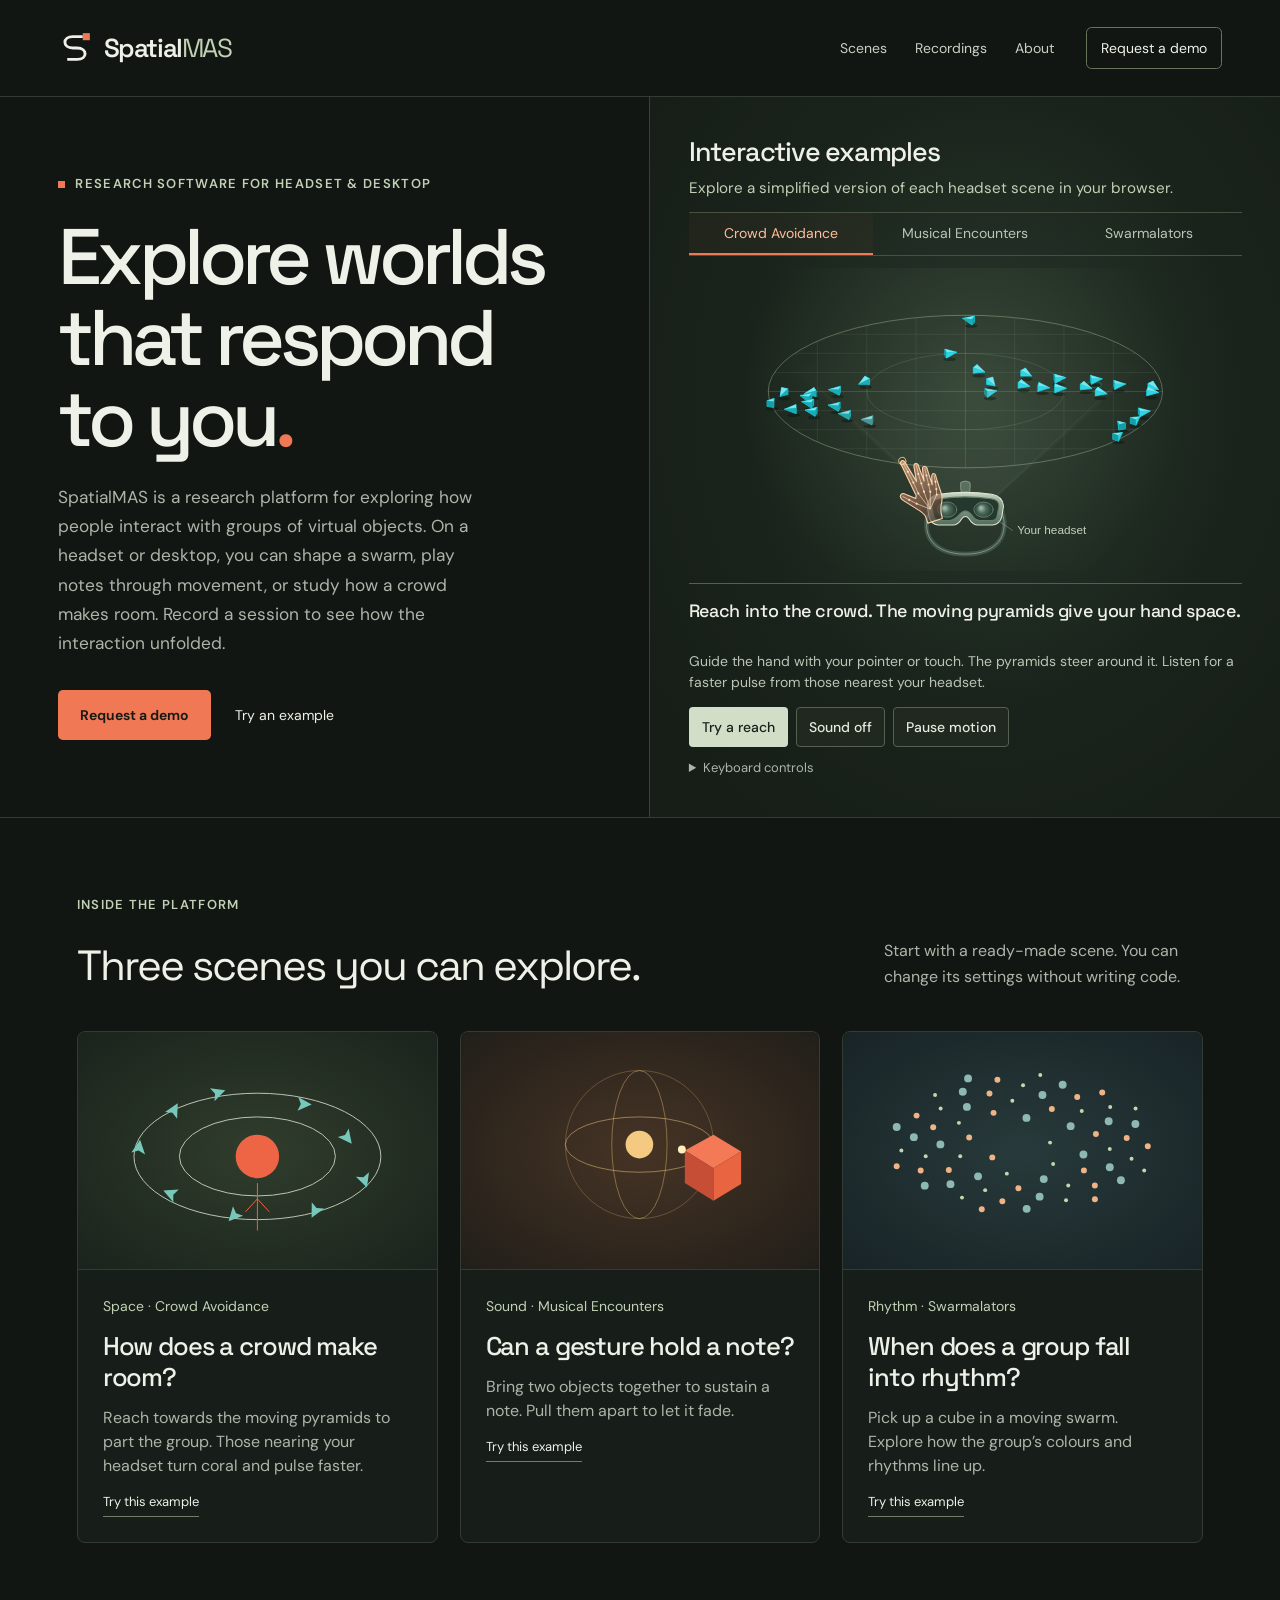
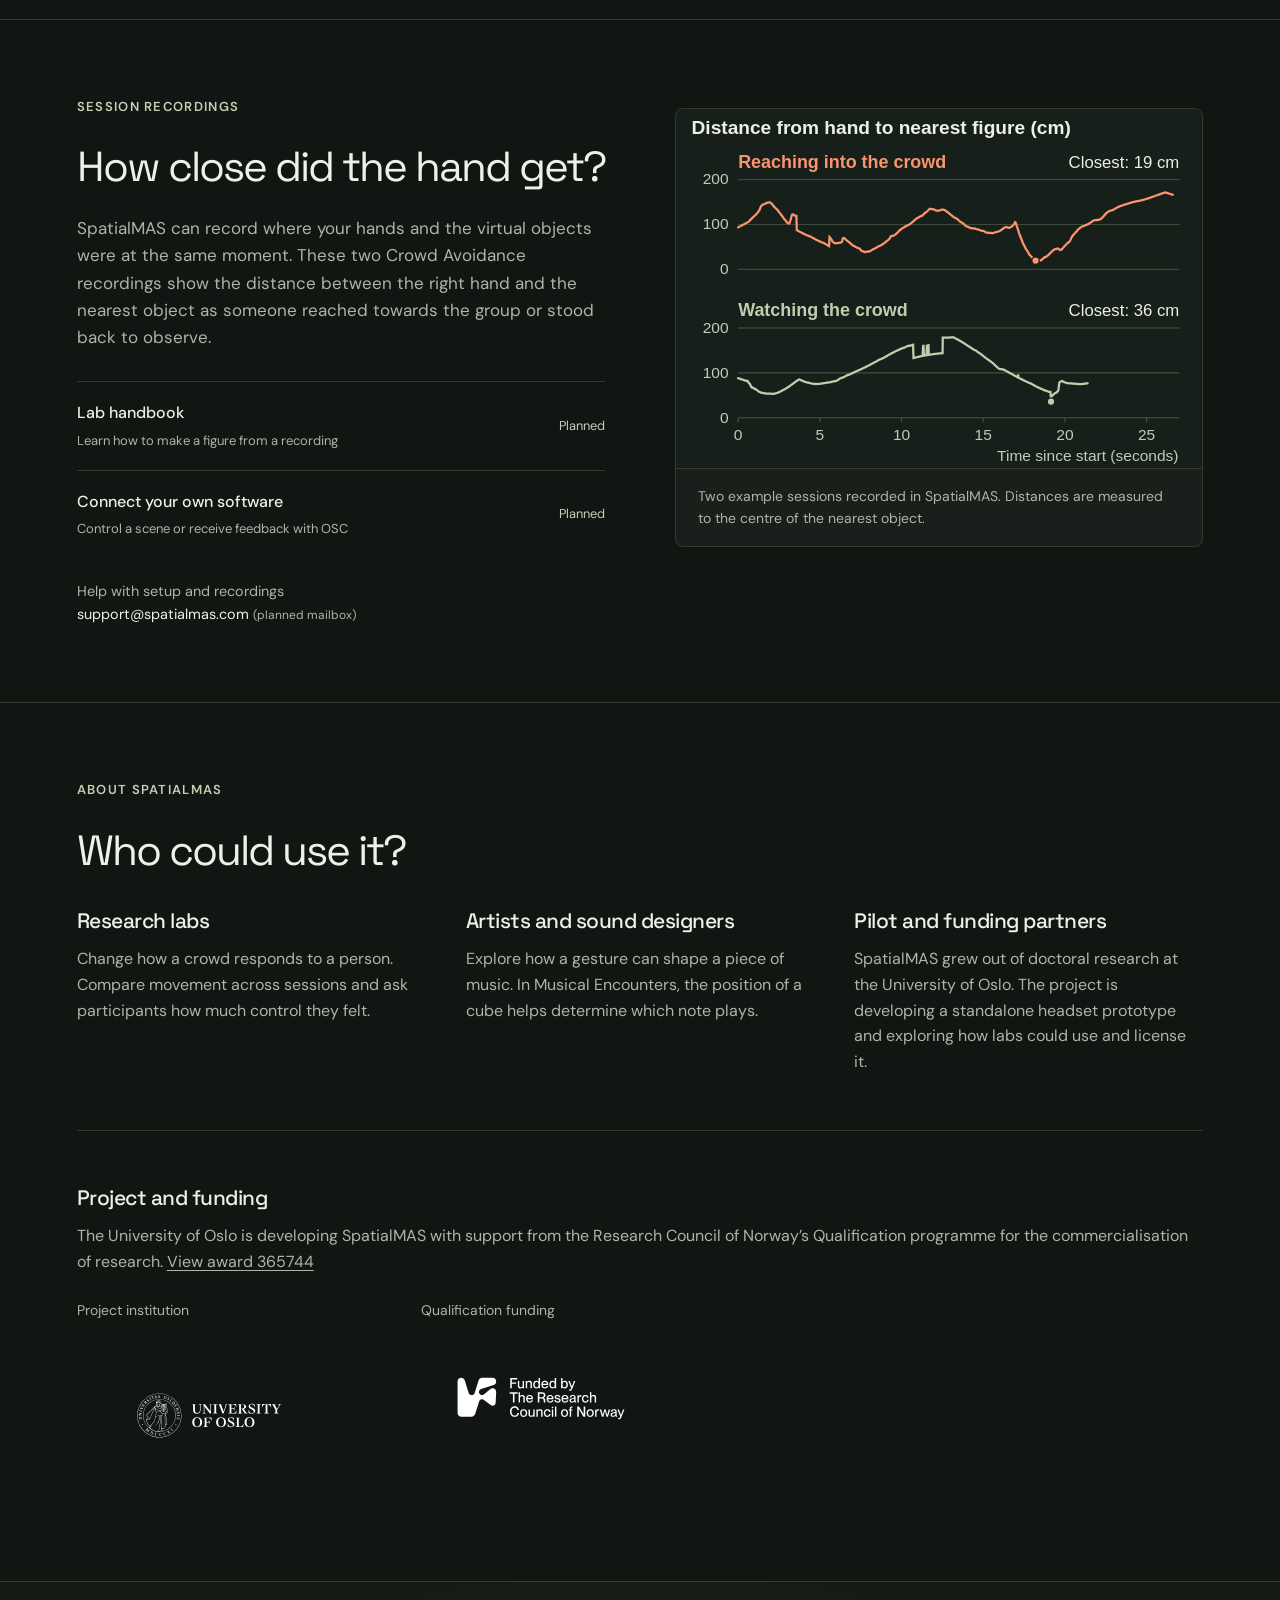
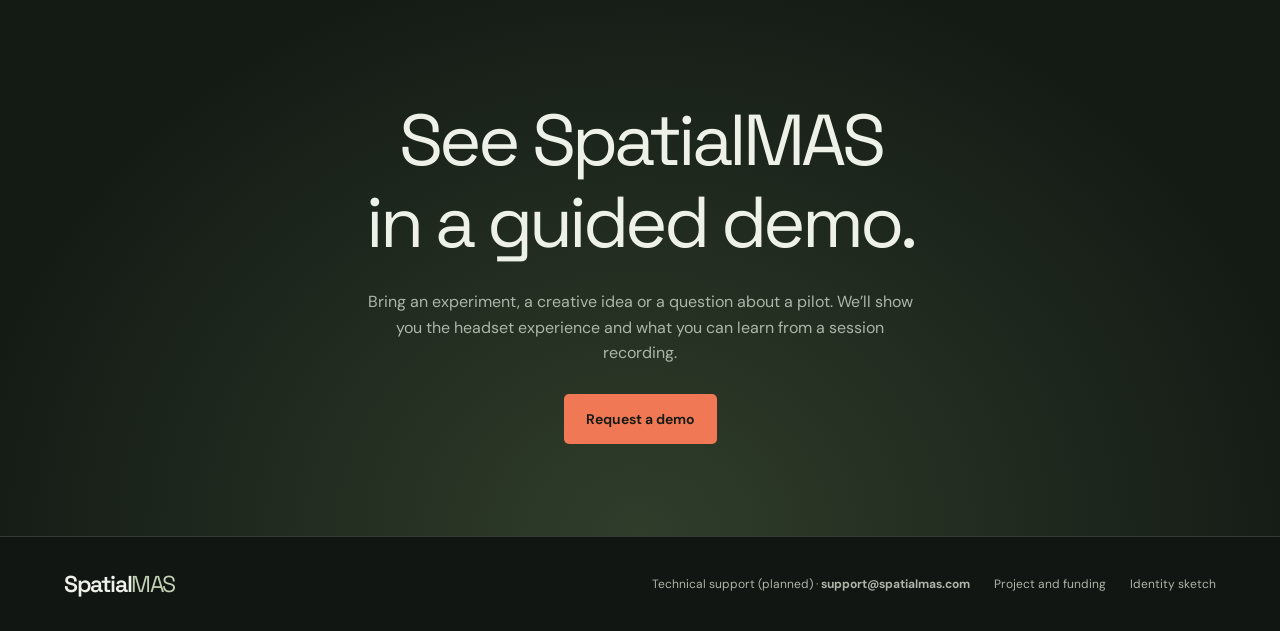
<file: tmp/website-sketch/index.html>
<!doctype html>
<html lang="en">
<head>
  <meta charset="utf-8">
  <meta name="viewport" content="width=device-width, initial-scale=1">
  <meta name="description" content="SpatialMAS is software for studying how people interact with groups of virtual objects. Try a scene and explore recordings from a headset.">
  <title>SpatialMAS — Interactive worlds for research</title>
  <link rel="icon" href="logo.svg" type="image/svg+xml">
  <link rel="stylesheet" href="style.css">
  <link rel="stylesheet" href="home.css">
  <link rel="stylesheet" href="encounter.css">
  <script defer src="scene-art.js"></script>
  <script defer src="crowd-scene.js"></script>
  <script defer src="other-scenes.js"></script>
  <script defer src="encounter.js"></script>
  <script defer src="script.js"></script>
</head>
<body>
  <a class="skip-link" href="#main">Skip to content</a>
  <header>
    <a class="brand" href="index.html" aria-label="SpatialMAS home"><img src="logo.svg" width="34" height="34" alt=""><span>Spatial<span class="word-mas">MAS</span></span></a>
    <nav aria-label="Main navigation"><a href="#scenarios">Scenes</a><a href="#resources">Recordings</a><a href="#project">About</a></nav>
    <button class="nav-demo" type="button" data-detail="demo">Request a demo</button>
  </header>
  <main id="main">
    <section class="hero" aria-labelledby="intro-title">
      <div class="hero-copy">
        <div class="eyebrow"><span class="tiny-square"></span> RESEARCH SOFTWARE FOR HEADSET &amp; DESKTOP</div>
        <h1 id="intro-title">Explore worlds<br>that respond<br> to you<span class="accent">.</span></h1>
        <p class="intro">SpatialMAS is a research platform for exploring how people interact with groups of virtual objects. On a headset or desktop, you can shape a swarm, play notes through movement, or study how a crowd makes room. Record a session to see how the interaction unfolded.</p>
        <div class="actions"><button class="button primary" type="button" data-detail="demo">Request a demo</button><a class="text-link" href="#scene-examples">Try an example</a></div>
      </div>
      <section id="scene-examples" class="encounter" aria-labelledby="encounter-title">
        <div class="encounter-heading">
          <h2 id="encounter-title">Interactive examples</h2>
          <p>Explore a simplified version of each headset scene in your browser.</p>
        </div>
        <div class="scene-picker" role="group" aria-label="Choose an example">
          <button type="button" data-scene="crowd" aria-pressed="true">Crowd Avoidance</button>
          <button type="button" data-scene="music" aria-pressed="false">Musical Encounters</button>
          <button type="button" data-scene="swarm" aria-pressed="false">Swarmalators</button>
        </div>
        <div class="encounter-stage" id="encounter-stage" tabindex="0" role="group" aria-label="Crowd Avoidance, interactive scene" aria-describedby="reach-guide key-guide">
          <canvas id="encounter-canvas" aria-hidden="true"></canvas>
        </div>
        <div class="encounter-panel">
          <p id="encounter-status">Reach towards the moving pyramids.</p>
          <p id="reach-guide" class="encounter-hint"></p>
          <div class="encounter-controls">
            <button id="encounter-reach" type="button">Try a reach</button>
            <button id="encounter-sound" type="button" aria-pressed="false">Sound off</button>
            <button id="encounter-motion" type="button" aria-pressed="false">Pause motion</button>
          </div>
          <details class="keyboard-help"><summary>Keyboard controls</summary><p id="key-guide">Tab to the scene. Use the arrow keys to move the hand. In scenes with cubes, press Space to pick up the nearest cube and Space again to release it.</p></details>
        </div>
      </section>
    </section>

    <section id="scenarios" class="section scenarios">
      <div class="section-heading"><div><div class="section-label">INSIDE THE PLATFORM</div><h2>Three scenes you can explore.</h2></div>
        <p>Start with a ready-made scene. You can change its settings without writing code.</p>
      </div>
      <div class="scenario-grid">
        <button class="scenario-card" type="button" data-open-scene="crowd">
          <div class="scenario-art crowd"><svg viewBox="0 0 360 240" aria-hidden="true"><g fill="none" stroke="#bdc5b6" stroke-width="1"><ellipse cx="180" cy="126" rx="125" ry="64"/><ellipse cx="180" cy="126" rx="79" ry="40"/></g><g fill="#78c7bb"><path d="M-7 5 0-9 7 5 0 2Z" transform="translate(60 118) rotate(8)"/><path d="M-7 5 0-9 7 5 0 2Z" transform="translate(95 80) rotate(29)"/><path d="M-7 5 0-9 7 5 0 2Z" transform="translate(139 62) rotate(71)"/><path d="M-7 5 0-9 7 5 0 2Z" transform="translate(226 73) rotate(93)"/><path d="M-7 5 0-9 7 5 0 2Z" transform="translate(270 106) rotate(142)"/><path d="M-7 5 0-9 7 5 0 2Z" transform="translate(288 149) rotate(161)"/><path d="M-7 5 0-9 7 5 0 2Z" transform="translate(239 180) rotate(207)"/><path d="M-7 5 0-9 7 5 0 2Z" transform="translate(157 185) rotate(223)"/><path d="M-7 5 0-9 7 5 0 2Z" transform="translate(93 164) rotate(293)"/></g><circle cx="180" cy="126" r="22" fill="#ed6545"/><path d="M180 153v48m0-32-12 13m12-13 12 13" stroke="#ed6545" fill="none"/></svg></div>
          <span class="card-body">
            <span class="card-topic">Space · Crowd Avoidance</span>
            <strong class="card-title">How does a crowd make room?</strong>
            <span class="card-description">Reach towards the moving pyramids to part the group. Those nearing your headset turn coral and pulse faster.</span>
            <span class="card-link">Try this example</span>
          </span>
        </button>
        <button class="scenario-card" type="button" data-open-scene="music">
          <div class="scenario-art music"><svg viewBox="0 0 360 240" aria-hidden="true"><g fill="none" stroke="#f4ca83"><circle cx="179" cy="114" r="75" opacity=".25"/><ellipse cx="179" cy="114" rx="75" ry="28" opacity=".5"/><ellipse cx="179" cy="114" rx="28" ry="75" opacity=".4"/></g><circle cx="179" cy="114" r="14" fill="#f4ca83"/><path d="m225 120 29-16 28 17-28 17z" fill="#f37957"/><path d="m225 120 29 18v33l-29-18z" fill="#c64e36"/><path d="m254 138 28-17v33l-28 17z" fill="#e96440"/><circle cx="222" cy="119" r="4" fill="#fff0bb"/></svg></div>
          <span class="card-body">
            <span class="card-topic">Sound · Musical Encounters</span>
            <strong class="card-title">Can a gesture hold a note?</strong>
            <span class="card-description">Bring two objects together to sustain a note. Pull them apart to let it fade.</span>
            <span class="card-link">Try this example</span>
          </span>
        </button>
        <button class="scenario-card" type="button" data-open-scene="swarm">
          <div class="scenario-art swarm"><svg id="swarm-art" viewBox="0 0 360 240" aria-hidden="true"></svg></div>
          <span class="card-body">
            <span class="card-topic">Rhythm · Swarmalators</span>
            <strong class="card-title">When does a group fall into rhythm?</strong>
            <span class="card-description">Pick up a cube in a moving swarm. Explore how the group’s colours and rhythms line up.</span>
            <span class="card-link">Try this example</span>
          </span>
        </button>
      </div>
    </section>

    <section id="resources" class="section resources">
      <div class="resources-copy">
        <div class="section-label">SESSION RECORDINGS</div>
        <h2>How close did the hand get?</h2>
        <p class="section-intro">SpatialMAS can record where your hands and the virtual objects were at the same moment. These two Crowd Avoidance recordings show the distance between the right hand and the nearest object as someone reached towards the group or stood back to observe.</p>
        <div class="resource-links">
          <button type="button" data-detail="handbook"><span><strong>Lab handbook</strong><small>Learn how to make a figure from a recording</small></span><span class="resource-tag">Planned</span></button>
          <button type="button" data-detail="osc"><span><strong>Connect your own software</strong><small>Control a scene or receive feedback with OSC</small></span><span class="resource-tag">Planned</span></button>
        </div>
      </div>
      <figure class="recorded-figure"><img src="recorded-reach.svg" alt="The right hand came within 19 cm of a virtual object while reaching and 36 cm while watching. The two panels show how the distance changed over time."><figcaption>Two example sessions recorded in SpatialMAS. Distances are measured to the centre of the nearest object.</figcaption></figure>
      <p class="resource-support">Help with setup and recordings <span>support@spatialmas.com <small>(planned mailbox)</small></span></p>
    </section>

    <section id="project" class="section about-project">
      <div><div class="section-label">ABOUT SPATIALMAS</div><h2>Who could use it?</h2></div>
      <div class="project-facts">
        <div><h3>Research labs</h3><p>Change how a crowd responds to a person. Compare movement across sessions and ask participants how much control they felt.</p></div>
        <div><h3>Artists and sound designers</h3><p>Explore how a gesture can shape a piece of music. In Musical Encounters, the position of a cube helps determine which note plays.</p></div>
        <div><h3>Pilot and funding partners</h3><p>SpatialMAS grew out of doctoral research at the University of Oslo. The project is developing a standalone headset prototype and exploring how labs could use and license it.</p></div>
      </div>
      <div class="project-credits" id="funding">
        <h3>Project and funding</h3>
        <p>The University of Oslo is developing SpatialMAS with support from the Research Council of Norway’s Qualification programme for the commercialisation of research.
          <a class="inline-link" href="https://www.forskningsradet.no/en/call-for-proposals/2026/qualification-research-commercialisation-publicly-funded-research/#:~:text=365744">View award 365744</a></p>
        <dl class="credit-list">
          <div><dt>Project institution</dt><dd><a href="https://www.uio.no/english/"><img src="credits/university-of-oslo.svg" alt="University of Oslo"></a></dd></div>
          <div><dt>Qualification funding</dt><dd><a href="https://www.forskningsradet.no/en/"><img src="credits/research-council-support.svg" alt="Funded by the Research Council of Norway"></a></dd></div>
        </dl>
      </div>
    </section>
    <section id="evaluate" class="evaluate">
      <h2>See SpatialMAS<br>in a guided demo.</h2>
      <p>Bring an experiment, a creative idea or a question about a pilot. We’ll show you the headset experience and what you can learn from a session recording.</p>
      <button class="button primary" type="button" data-detail="demo">Request a demo</button>
    </section>
  </main>
  <footer>
    <a class="brand" href="index.html"><span>Spatial<span class="word-mas">MAS</span></span></a>
    <p>Technical support (planned) · <strong>support@spatialmas.com</strong></p>
    <a href="#funding">Project and funding</a><a href="identity.html">Identity sketch</a>
  </footer>
  <dialog id="detail" aria-labelledby="detail-title">
    <button class="dialog-close" aria-label="Close dialog">×</button>
    <div class="section-label" id="detail-label"></div>
    <h2 id="detail-title"></h2><p id="detail-body"></p><p class="dialog-note" id="detail-note"></p>
    <button type="button" class="button primary dialog-close">Continue exploring</button>
  </dialog>
</body></html>
</file>
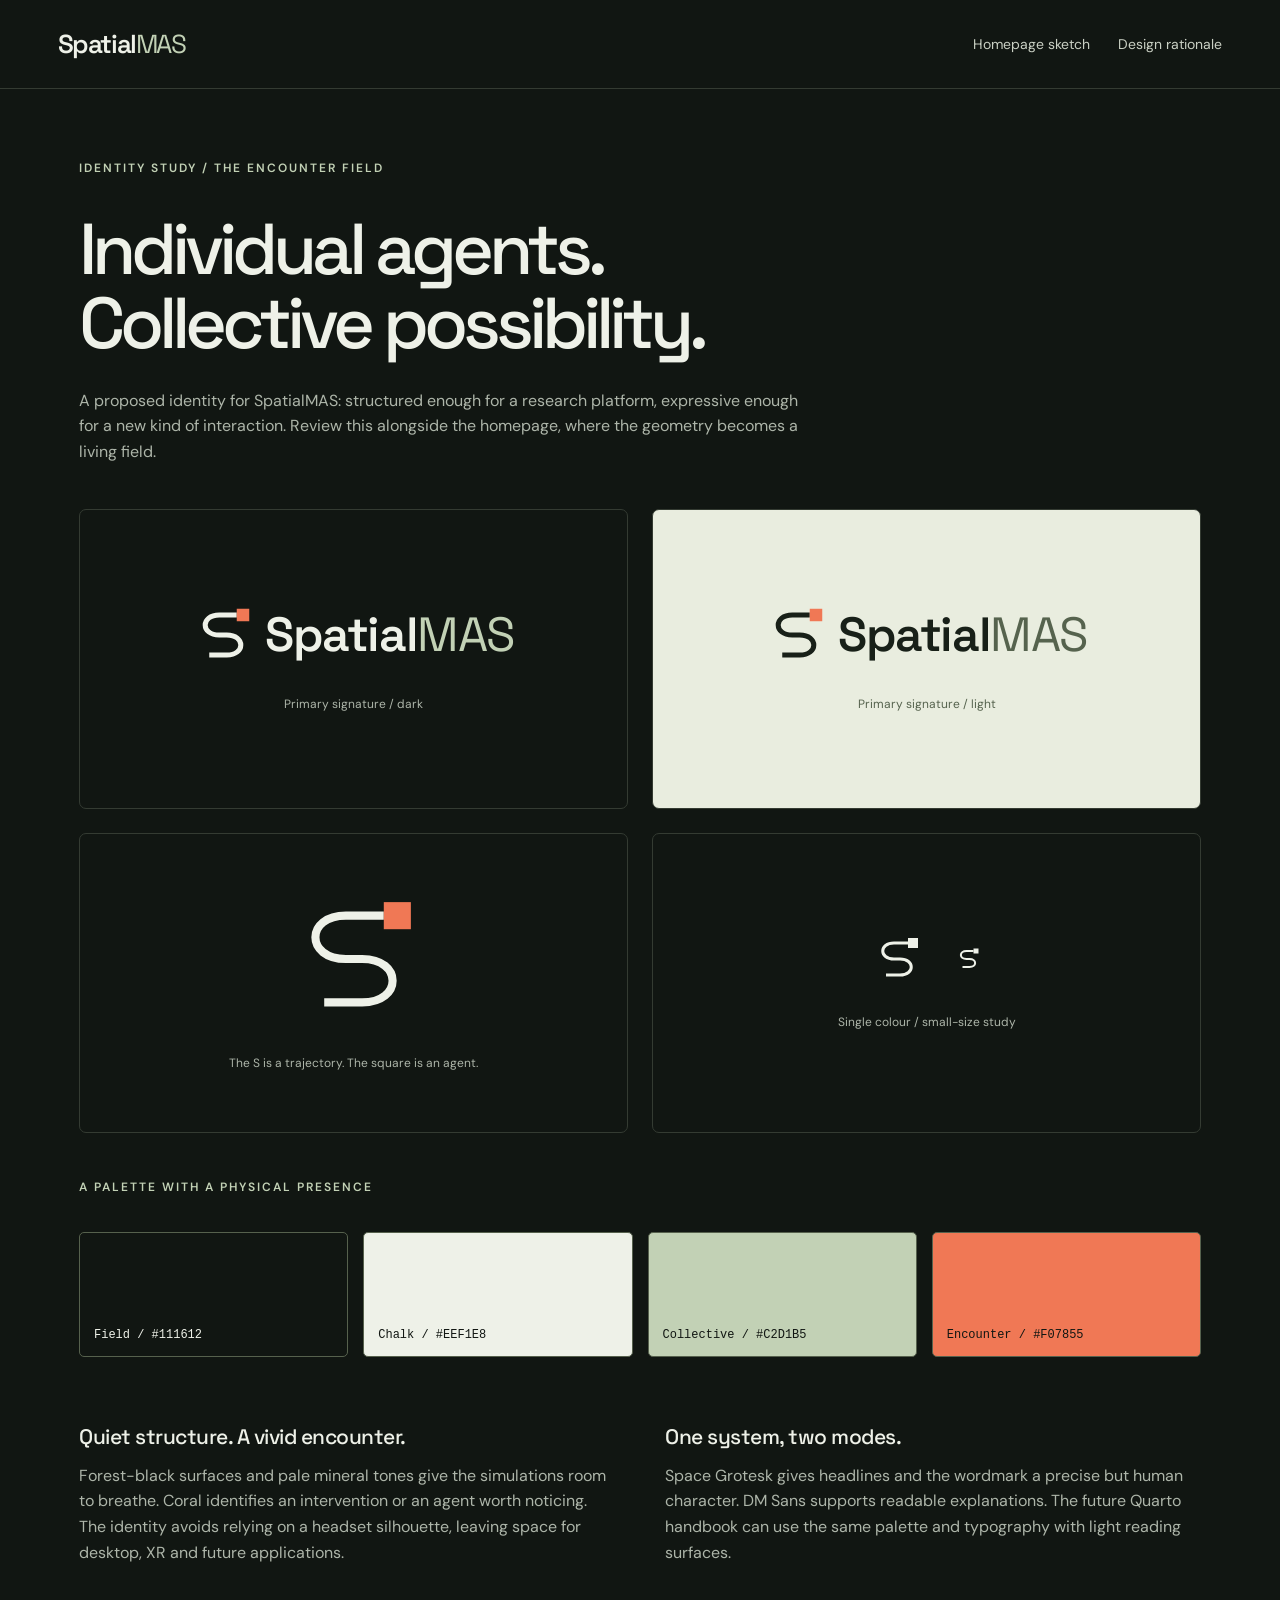
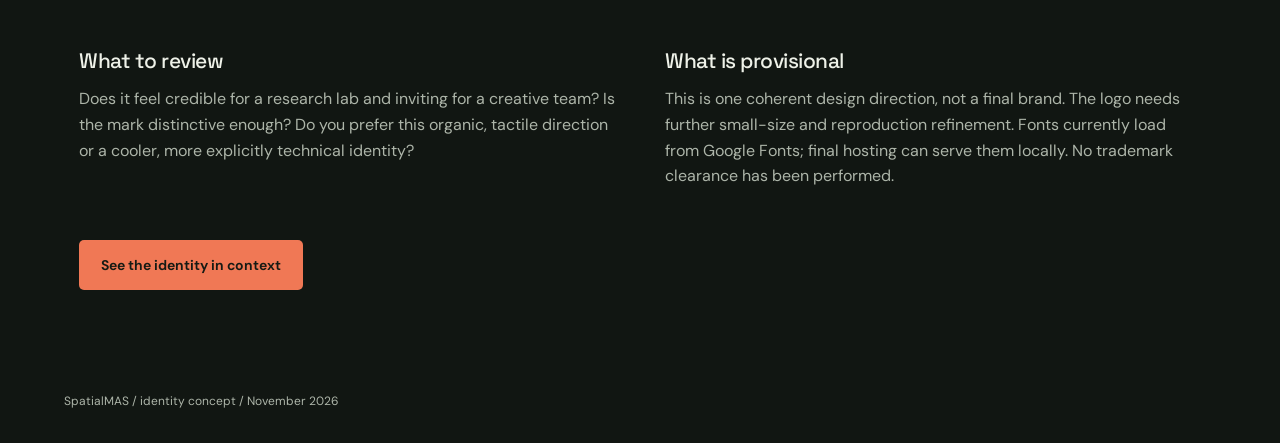
<file: tmp/website-sketch/identity.html>
<!doctype html><html lang="en"><head><meta charset="utf-8"><meta name="viewport" content="width=device-width,initial-scale=1"><title>SpatialMAS — Identity study</title><link rel="stylesheet" href="style.css"></head><body><header><a class="brand" href="index.html"><span>Spatial<span class="word-mas">MAS</span></span></a><nav><a href="index.html">Homepage sketch</a><a href="#rationale">Design rationale</a></nav></header><main class="identity-main"><div class="eyebrow">IDENTITY STUDY / THE ENCOUNTER FIELD</div><h1>Individual agents.<br>Collective possibility.</h1><p class="identity-intro">A proposed identity for SpatialMAS: structured enough for a research platform, expressive enough for a new kind of interaction. Review this alongside the homepage, where the geometry becomes a living field.</p><div class="identity-grid"><div class="identity-tile"><a class="brand" href="index.html"><svg viewBox="0 0 48 48" aria-hidden="true"><path d="M35 8H21C6 8 6 24 21 24h6c15 0 15 16 0 16H13"/><path d="M35 3h10v10H35z" class="square"/></svg><span>Spatial<span class="word-mas">MAS</span></span></a><span class="identity-caption">Primary signature / dark</span></div><div class="identity-tile light"><div class="brand"><svg viewBox="0 0 48 48" aria-hidden="true"><path d="M35 8H21C6 8 6 24 21 24h6c15 0 15 16 0 16H13"/><path d="M35 3h10v10H35z" class="square"/></svg><span>Spatial<span class="word-mas">MAS</span></span></div><span class="identity-caption" style="color:#56634e">Primary signature / light</span></div><div class="identity-tile"><svg class="large-mark" viewBox="0 0 48 48" aria-label="SpatialMAS standalone mark"><path d="M35 8H21C6 8 6 24 21 24h6c15 0 15 16 0 16H13"/><path d="M35 3h10v10H35z" class="square"/></svg><span class="identity-caption">The S is a trajectory. The square is an agent.</span></div><div class="identity-tile"><div style="display:flex;gap:35px;align-items:center"><svg class="large-mark" style="width:48px;height:48px;stroke:#eef1e8" viewBox="0 0 48 48"><path d="M35 8H21C6 8 6 24 21 24h6c15 0 15 16 0 16H13"/><path d="M35 3h10v10H35z" fill="#eef1e8" stroke="none"/></svg><svg class="large-mark" style="width:24px;height:24px;stroke-width:4" viewBox="0 0 48 48"><path d="M35 8H21C6 8 6 24 21 24h6c15 0 15 16 0 16H13"/><path d="M35 3h10v10H35z" fill="#eef1e8" stroke="none"/></svg></div><span class="identity-caption">Single colour / small-size study</span></div></div><div class="section-label">A PALETTE WITH A PHYSICAL PRESENCE</div><div class="swatches"><div class="swatch" style="background:#111612">Field / #111612</div><div class="swatch" style="background:#eef1e8;color:#111612">Chalk / #EEF1E8</div><div class="swatch" style="background:#c2d1b5;color:#111612">Collective / #C2D1B5</div><div class="swatch" style="background:#f07855;color:#111612">Encounter / #F07855</div></div><div class="identity-notes" id="rationale"><article><h3>Quiet structure. A vivid encounter.</h3><p>Forest-black surfaces and pale mineral tones give the simulations room to breathe. Coral identifies an intervention or an agent worth noticing. The identity avoids relying on a headset silhouette, leaving space for desktop, XR and future applications.</p></article><article><h3>One system, two modes.</h3><p>Space Grotesk gives headlines and the wordmark a precise but human character. DM Sans supports readable explanations. The future Quarto handbook can use the same palette and typography with light reading surfaces.</p></article><article><h3>What to review</h3><p>Does it feel credible for a research lab and inviting for a creative team? Is the mark distinctive enough? Do you prefer this organic, tactile direction or a cooler, more explicitly technical identity?</p></article><article><h3>What is provisional</h3><p>This is one coherent design direction, not a final brand. The logo needs further small-size and reproduction refinement. Fonts currently load from Google Fonts; final hosting can serve them locally. No trademark clearance has been performed.</p></article></div><a class="button primary" href="index.html" style="margin-top:35px">See the identity in context</a></main><footer><span>SpatialMAS / identity concept / November 2026</span></footer></body></html>
</file>
<file: tmp/website-sketch/style.css>
@import url('https://fonts.googleapis.com/css2?family=DM+Sans:wght@400;450;500;550;600;650;700&family=Space+Grotesk:wght@400;500;600;700&display=swap');
:root{--bg:#111612;--surface:#191f1a;--ink:#eef1e8;--muted:#adb5a9;--line:#343b32;--accent:#f07855;--sage:#c2d1b5;--font:'DM Sans',Arial,sans-serif;--display:'Space Grotesk',Arial,sans-serif}*{box-sizing:border-box}html{scroll-behavior:smooth;scroll-padding-top:35px}body{margin:0;background:var(--bg);color:var(--ink);font:16px/1.6 var(--font)}a{color:inherit;text-decoration:none}button{font:inherit;color:inherit;cursor:pointer}button:focus-visible,a:focus-visible{outline:2px solid var(--accent);outline-offset:6px}header{max-width:1600px;margin:auto;padding:27px 4.5%;display:flex;align-items:center;gap:36px;border-bottom:1px solid var(--line)}.brand{display:flex;align-items:center;gap:12px;font:600 26px var(--display);letter-spacing:-1.4px;white-space:nowrap}.word-mas{font-weight:400;color:var(--sage)}.brand svg{width:34px;height:34px;fill:none;stroke:var(--ink);stroke-width:4}.brand .square{stroke:none;fill:var(--accent)}nav{display:flex;gap:28px;margin-left:auto}nav a{font-size:14px;color:#cad0c4}nav a:hover,.text-link:hover{color:var(--accent)}.nav-cta{font-size:14px;border-left:1px solid var(--line);padding-left:28px}.nav-cta span{display:none}.hero{max-width:1600px;margin:auto;display:grid;grid-template-columns:1.03fr 1fr;min-height:660px}.hero-copy{padding:78px 5% 25px 9%}.eyebrow,.section-label{font-size:12px;letter-spacing:2px;font-weight:600}.eyebrow{display:flex;align-items:center;gap:10px;color:var(--sage)}.tiny-square{width:7px;height:7px;background:var(--accent)}h1,h2,h3,p{margin-top:0}h1{font:500 clamp(56px,5.7vw,88px)/1.03 var(--display);letter-spacing:-5px;margin:34px 0 27px}.accent{color:var(--accent)}.intro{font-size:18px;line-height:1.7;max-width:470px;color:var(--muted)}.actions{display:flex;align-items:center;gap:24px;margin-top:31px}.button{display:inline-flex;align-items:center;justify-content:center;border:0;padding:14px 22px;border-radius:5px;font-size:14px;font-weight:650}.primary{background:var(--accent);color:#151a14}.primary:hover{background:#ff9978}.text-link{font-size:14px}.hero-foot{display:flex;flex-direction:column;gap:5px;font-size:12px;color:#99a392;margin-top:66px}.hero-foot span:last-child{font-family:monospace;letter-spacing:1px}.hero-art{position:relative;min-height:660px;overflow:hidden;border-left:1px solid var(--line);background:radial-gradient(ellipse at 50% 45%,#34412b 0%,#1a231a 50%,#141a15 80%)}canvas{position:absolute;inset:0;width:100%;height:100%}.art-top,.art-bottom{position:absolute;left:32px;right:32px;display:flex;justify-content:space-between;gap:20px}.art-top{top:25px;font-size:11px;letter-spacing:1.7px;align-items:center;color:#c2cbb7}.art-top button{border:1px solid #53604b;background:#1c251b;padding:7px 11px;border-radius:4px;font-size:12px;letter-spacing:0}.art-bottom{bottom:28px;align-items:end}.live-label{font-size:10px;letter-spacing:1.5px;color:var(--sage)}.art-bottom p{font:400 30px/1.15 var(--display);letter-spacing:-1px;margin:13px 0 0}.art-note{font-size:11px;color:#a9b39e;max-width:195px}.capability-strip{border-block:1px solid var(--line);display:flex;justify-content:space-between;padding:21px 6%;font-size:14px;color:var(--sage);max-width:1600px;margin:auto}.capability-strip span:before{content:'+';color:#737f6d;margin-right:16px}.section{max-width:1440px;margin:auto;padding:100px 6%;border-bottom:1px solid var(--line)}.platform{display:grid;grid-template-columns:1fr 3fr;gap:50px}.section-label{color:var(--sage);margin-bottom:25px}h2{font:400 clamp(32px,3.3vw,49px)/1.15 var(--display);letter-spacing:-2px;margin-bottom:24px}.section-intro{max-width:620px;color:var(--muted);font-size:17px}.workflow{display:grid;grid-template-columns:repeat(3,1fr);gap:35px;margin-top:48px}.step-icon{font-size:31px;color:var(--accent)}h3{font:500 21px/1.25 var(--display);letter-spacing:-.5px;margin:17px 0 12px}.workflow p{font-size:14px;color:var(--muted);margin:0}.section-heading{display:flex;justify-content:space-between;align-items:end;margin-bottom:42px}.section-heading h2{margin-bottom:0}.section-heading p{color:var(--muted);font-size:15px}.scenario-grid{display:grid;grid-template-columns:repeat(3,1fr);gap:22px}.scenario-card{padding:0;text-align:left;background:#171d18;border:1px solid var(--line);border-radius:8px;overflow:hidden;transition:transform .2s,border-color .2s}.scenario-card:hover{transform:translateY(-5px);border-color:#8e9b81}.scenario-art{height:238px;border-bottom:1px solid var(--line)}.scenario-art svg{width:100%;height:100%}.scenario-art text{font:9px monospace;letter-spacing:1px;fill:#b7c0ac}.crowd{background:radial-gradient(ellipse,#303d2c,#1a231c)}.music{background:radial-gradient(ellipse,#463425,#211e19)}.swarm{background:radial-gradient(ellipse,#283a3b,#182326)}.card-body{padding:25px}.card-body>span:first-child{font-size:10px;color:var(--sage);letter-spacing:1.3px}.card-body h3{font-size:25px;margin:12px 0}.card-body p{font-size:14px;color:var(--muted);min-height:68px}.card-link{font-size:13px;border-bottom:1px solid #727d69;padding-bottom:3px}.illustration-note{font-size:12px;color:#9aa590;margin:22px 0 0}.resources{display:grid;grid-template-columns:1fr 1fr;gap:0 70px}.resources>.section-label{grid-column:1/-1}.resources-copy h2{font-size:42px}.resource-links{margin-top:30px}.resource-links button{display:flex;align-items:center;justify-content:space-between;width:100%;text-align:left;border:0;border-top:1px solid var(--line);padding:18px 0;background:none;gap:10px}.resource-links strong,.resource-links small{display:block}.resource-links strong{font-weight:500}.resource-links small{font-size:13px;color:var(--muted);margin-top:5px}.resource-tag{font-size:10px;letter-spacing:1px;color:var(--sage)}.data-graphic{background:#1b221c;border:1px solid #3b4635;border-radius:7px;align-self:center;transform:rotate(-2deg);box-shadow:0 25px 55px #0003}.data-head{padding:20px;border-bottom:1px solid var(--line);display:flex;justify-content:space-between;font:10px monospace;letter-spacing:1px;color:var(--sage)}.data-graphic svg{width:100%;padding:15px}.data-legend{display:flex;gap:22px;padding:0 25px 22px;font-size:11px}.orange{color:var(--accent)}.green{color:var(--sage)}.data-code{border-top:1px solid var(--line);padding:18px 25px;font:12px monospace;color:var(--sage)}.data-code span{float:right;color:var(--muted)}.principles{display:grid;grid-template-columns:1.3fr 1fr;gap:70px}.principles p{align-self:center;color:var(--muted);font-size:16px}.principles h2{font-size:36px;margin:0}.evaluate{padding:92px 25px;text-align:center;background:radial-gradient(ellipse at 50% 100%,#303d2b,#141b15 75%);border-bottom:1px solid var(--line)}.evaluate .eyebrow{justify-content:center}.evaluate h2{font-size:72px;letter-spacing:-4px;margin:25px 0}.evaluate p{max-width:560px;margin:0 auto 28px;color:var(--muted)}.evaluation-note{display:block;font-size:12px;color:var(--muted);margin-top:20px}footer{max-width:1500px;margin:auto;display:flex;align-items:center;gap:30px;padding:32px 5%;font-size:12px;color:var(--muted)}footer .brand{color:var(--ink);font-size:23px}footer p{margin:0}footer>a:nth-last-child(2){margin-left:auto}dialog{background:#20281f;color:var(--ink);border:1px solid #68765c;border-radius:10px;padding:45px;max-width:570px;width:calc(100% - 35px)}dialog::backdrop{background:#060a07bf;backdrop-filter:blur(7px)}dialog h2{font-size:36px}dialog p{color:var(--muted)}.dialog-note{font-size:13px;border-top:1px solid var(--line);padding-top:20px}.dialog-close:first-child{position:absolute;right:15px;top:8px;border:0;background:none;font-size:28px}.identity-main{max-width:1250px;margin:auto;padding:70px 5%}.identity-main h1{font-size:72px}.identity-intro{max-width:720px;color:var(--muted)}.identity-grid{display:grid;grid-template-columns:1fr 1fr;gap:24px;margin:45px 0}.identity-tile{border:1px solid var(--line);min-height:300px;padding:35px;display:flex;align-items:center;justify-content:center;flex-direction:column;gap:30px;border-radius:7px}.identity-tile.light{background:#e9eddf;color:#182018}.identity-tile .brand{font-size:48px}.identity-tile .brand svg{width:60px;height:60px}.identity-tile.light svg{stroke:#182018}.identity-tile.light .word-mas{color:#56634e}.identity-caption{font-size:12px;color:var(--muted)}.large-mark{width:130px;height:130px;fill:none;stroke:var(--ink);stroke-width:3}.large-mark .square{fill:var(--accent);stroke:none}.swatches{display:flex;gap:15px;margin:35px 0}.swatch{flex:1;height:125px;display:flex;align-items:end;padding:14px;border:1px solid #56614d;border-radius:5px;font:12px monospace}.identity-notes{display:grid;grid-template-columns:1fr 1fr;gap:50px;margin-top:50px}.identity-notes p{color:var(--muted)}@media(min-width:1600px){h1{font-size:90px}}@media(max-width:1100px){header{gap:15px}nav{gap:17px}.nav-cta{display:none}.hero-copy{padding-top:65px}h1{font-size:62px;letter-spacing:-3px}.hero,.hero-art{min-height:630px}.actions{align-items:start;flex-direction:column;gap:16px}.art-note{display:none}.platform{grid-template-columns:1fr}.platform{gap:0}.resources{gap:25px}.resources-copy h2{font-size:35px}.capability-strip{font-size:12px}.capability-strip span:before{margin-right:6px}.scenario-art{height:190px}.card-body{padding:18px}.card-body h3{font-size:22px}footer{flex-wrap:wrap}.identity-tile .brand{font-size:35px}}@media(max-width:700px){header{padding:22px 6%;flex-wrap:wrap}.brand{font-size:24px}nav{width:100%;margin:0;justify-content:space-between;gap:10px}nav a{font-size:12px}.hero{display:flex;flex-direction:column}.hero-copy{padding:48px 6% 30px}h1{font-size:61px;letter-spacing:-3.7px;margin-top:25px}.intro{font-size:16px}.actions{flex-direction:row;align-items:center;gap:17px}.button{font-size:12px;padding:13px 16px}.text-link{font-size:12px}.hero-foot{margin-top:35px}.hero-art{min-height:440px;border-left:0;border-top:1px solid var(--line)}.art-top,.art-bottom{left:22px;right:22px}.art-bottom p{font-size:25px}.capability-strip{display:grid;grid-template-columns:1fr 1fr;gap:15px}.section{padding:60px 6%}.section-label{font-size:10px}.workflow{grid-template-columns:1fr;gap:25px;margin-top:25px}.workflow article{display:grid;grid-template-columns:40px 1fr;gap:0 10px}.workflow h3{margin:9px 0}.workflow p{grid-column:2}.section-heading{display:block}.section-heading p{margin-top:20px}.scenario-grid{grid-template-columns:1fr;gap:25px}.scenario-art{height:245px}.card-body p{min-height:0}.card-body{padding:24px}.resources,.principles{grid-template-columns:1fr}.data-graphic{margin-top:30px;transform:none}.resources-copy h2{font-size:36px}.principles{gap:20px}.principles h2{font-size:32px}.evaluate h2{font-size:56px;letter-spacing:-3px}.evaluate p{font-size:15px}footer{gap:17px}footer p{width:100%}footer>a:nth-last-child(2){margin-left:0}.identity-main{padding-top:40px}.identity-main h1{font-size:52px}.identity-grid,.identity-notes{grid-template-columns:1fr}.identity-tile{min-height:240px}.swatches{flex-wrap:wrap}.swatch{flex-basis:40%}.data-legend{gap:12px;font-size:10px}.identity-tile .brand{font-size:37px}}@media(prefers-reduced-motion:reduce){html{scroll-behavior:auto}*{transition:none!important}}
</file>
<file: tmp/website-sketch/home.css>
.skip-link {
  position: absolute;
  z-index: 3;
  left: 1rem;
  padding: .5rem 1rem;
  transform: translateY(-150%);
  background: var(--ink);
  color: var(--bg);
}
.skip-link:focus { transform: translateY(0); }
header { gap: 2rem; }
.nav-demo {
  border: 1px solid #66735d;
  background: transparent;
  border-radius: .35rem;
  padding: .55rem .9rem;
  font-size: .875rem;
}
.nav-demo:hover { background: #283025; }
.hero { min-height: 38rem; border-bottom: 1px solid var(--line); }
.hero-copy { padding-block: clamp(3rem, 6vw, 6.5rem); align-self: center; }
.hero-copy h1 { margin-block: 1.4rem; font-size: clamp(3.65rem,6.15vw,6.25rem); }
.intro { font-size: clamp(1.03rem,1.35vw,1.25rem); max-width: 36ch; }
.eyebrow, .section-label { font-size: .8125rem; letter-spacing: .1em; }
.section { padding-block: clamp(3.5rem,6vw,6.5rem); }
.section-heading { gap: 2rem; }
.section-heading p { margin-bottom: 0; max-width: 29ch; font-size: 1rem; }
.card-body { display: flex; align-items: flex-start; flex-direction: column; gap: .85rem; }
.card-topic { color: var(--sage); font-size: .875rem !important; letter-spacing: normal !important; }
.card-title { font: 500 clamp(1.4rem,2vw,2rem)/1.2 var(--display); letter-spacing: -.045em; }
.card-description { color: var(--muted); font-size: 1rem; line-height: 1.5; }
.card-link { margin-top: auto; }
.scenario-card { display: grid; grid-template-rows: auto 1fr; }
.resources { align-items: center; }
.recorded-figure { margin: 0; min-width: 0; border: 1px solid var(--line); border-radius: .5rem; overflow: hidden; background: #191f1a; }
.recorded-figure img { width: 100%; height: auto; display: block; }
.recorded-figure figcaption { border-top: 1px solid var(--line); padding: 1rem 1.4rem; font-size: .875rem; color: var(--muted); }
.resource-tag { font-size: .8rem; letter-spacing: 0; }
.project-facts { display: grid; grid-template-columns: repeat(3,minmax(0,1fr)); gap: 2.5rem; margin-top: 2.1rem; }
.project-facts h3 { margin-top: 0; }
.project-facts p, .project-credits p { color: var(--muted); }
.project-credits { margin-top: 2.5rem; padding-top: 2.3rem; border-top: 1px solid var(--line); }
.credit-list { display: flex; flex-wrap: wrap; align-items: start; gap: 2.5rem 5rem; margin: 1.5rem 0 0; }
.credit-list div { display: grid; justify-items: start; gap: .85rem; }
.credit-list dt { color: var(--muted); font-size: .875rem; }
.credit-list dd { margin: 0; }
.credit-list a { display: inline-block; padding: .75rem; }
.credit-list img { display: block; width: 13.5rem; height: 6.5rem; object-fit: contain; }
.credit-list div:first-child img { height: 8.6rem; width: 15rem; }
.inline-link { text-decoration: underline; text-underline-offset: .2em; }
.resource-support { grid-column: 1/-1; margin: 1.35rem 0 0; font-size: .9rem; color: var(--muted); }
.resource-support span { display: block; color: var(--ink); }
.resource-support small { color: var(--muted); }
.support-line { margin-top: 1.75rem; font-size: .875rem; color: var(--muted); }
.support-line strong { font-weight: 500; color: var(--ink); overflow-wrap: anywhere; }
footer { gap: 1.5rem; flex-wrap: wrap; }
footer .brand { margin-right: auto; }
footer p { margin: 0; }
footer a:nth-last-child(2) { margin-left: 0; }
@media(max-width: 700px) {
  header { gap: 1rem; padding-block: 1rem; flex-wrap: nowrap; }
  header .brand { font-size: 1.3rem; gap: .4rem; }
  header nav { width: auto; margin-left: auto; gap: .85rem; }
  header nav a { font-size: .8125rem; }
  .nav-demo { display: none; }
  .hero-copy { align-self: stretch; padding: 2rem 6%; }
  .eyebrow { font-size: .75rem; letter-spacing: .06em; }
  .hero-copy h1 { font-size: clamp(2.8rem,10vw,4rem); margin-block: .9rem; letter-spacing: -.06em; }
  .intro { max-width: 48ch; margin-bottom: 0; font-size: 1rem; line-height: 1.55; }
  .actions { margin-top: 1.25rem; }
  .section-heading p { margin-top: 1rem; max-width: 42ch; }
  .resources-copy h2 { font-size: 2.15rem; }
  .project-facts { grid-template-columns: 1fr; gap: .9rem; }
  footer p { width: auto; }
}
</file>
<file: tmp/website-sketch/encounter.css>
.encounter {
  display: flex;
  flex-direction: column;
  min-width: 0;
  padding: clamp(22px, 3vw, 48px);
  gap: 12px;
  overflow: hidden;
  border-inline-start: 1px solid #394037;
  background: radial-gradient(ellipse at 54% 42%, #2a382d, #19231b 53%, #171e18 85%);
  color: #eff1e8;
}

.encounter-heading {
  display: flex;
  flex-wrap: wrap;
  justify-content: space-between;
  align-items: baseline;
  gap: 3px 18px;
}

.encounter-kicker {
  color: #becab5;
  font-size: .8125rem;
  letter-spacing: .015em;
}

.encounter-heading h2 {
  order: -1;
  margin: 0;
  font: 500 clamp(1.3rem, 2.1vw, 1.8rem)/1.3 var(--display, Arial, sans-serif);
  letter-spacing: -.045em;
}

.encounter-stage {
  position: relative;
  flex: 1 1 auto;
  width: 100%;
  min-height: 245px;
  outline-offset: -3px;
  touch-action: pan-y;
}

.encounter-stage:focus-visible { outline: 2px solid #f09671; }
.encounter-stage canvas {
  position: absolute;
  inset: 0;
  display: block;
  width: 100%;
  height: 100%;
}

.encounter-panel {
  position: relative;
  z-index: 1;
  padding-block-start: 15px;
  border-block-start: 1px solid #52614b;
}

#encounter-status {
  margin: 0 0 4px;
  max-width: 49ch;
  font: 500 clamp(1.1rem, 1.4vw, 1.32rem)/1.34 var(--display, sans-serif);
  letter-spacing: -.02em;
}

.encounter-hint {
  max-width: 60ch;
  margin: 0 0 14px;
  color: #bcc5b5;
  line-height: 1.5;
  font-size: .875rem;
}

.encounter-controls { display: flex; flex-wrap: wrap; gap: 8px; }
.encounter-controls button {
  min-height: 40px;
  padding: 6px 12px;
  border: 1px solid #556050;
  border-radius: 4px;
  background: #202820;
  color: #e5eadd;
  font: 500 .875rem/1.2 var(--font, sans-serif);
}

.encounter-controls button:first-child { background: #d2dec8; color: #192019; border-color: transparent; }
.encounter-controls button:hover { border-color: #c1d0b3; }
.encounter-controls button:first-child:hover { background: #e7eedf; }
.encounter-controls button:focus-visible { outline: 2px solid #ff9e79; outline-offset: 2px; }

@media (min-width: 701px) { .encounter { min-height: 580px; } }
@media (max-width: 700px) {
  .encounter { gap: 12px; border-inline-start: 0; border-block-start: 1px solid #394037; }
  .encounter-stage { flex: none; height: auto; min-height: 0; aspect-ratio: 1.53; }
}

@media (pointer: fine) { .encounter-stage { cursor: crosshair; } }
.encounter-heading { display: block; }
.encounter-heading p {
  margin: .35rem 0 0;
  font-size: .95rem;
  color: var(--sage);
}
.scene-picker {
  display: grid;
  grid-template-columns: repeat(3, minmax(0, 1fr));
  border-top: 1px solid #48503f;
  border-bottom: 1px solid #48503f;
}
.scene-picker button {
  position: relative;
  padding: .72rem .3rem;
  border: 0;
  border-bottom: 2px solid transparent;
  color: #bac6b4;
  background: transparent;
  font-size: .875rem;
  line-height: 1.2;
}
.scene-picker button:hover { color: white; background: #ffffff09; }
.scene-picker button[aria-pressed="true"] {
  color: #ffbd9e;
  border-bottom-color: var(--accent);
  background: #f078550a;
}
.encounter-stage[data-grabbable="true"] { touch-action: none; }
.encounter-stage[data-cursor="grab"] { cursor: grab; }
.encounter-stage[data-cursor="grabbing"] { cursor: grabbing; }
.encounter-hint { min-height: 2.8em; }
#encounter-status { min-height: 2.68em; }
.keyboard-help { margin-top: .65rem; color: var(--muted); font-size: .8125rem; }
.keyboard-help summary { cursor: pointer; width: max-content; }
.keyboard-help p { max-width: 57ch; margin: .35rem 0 0; }
@media (max-width: 700px) {
  .scene-picker button { min-height: 44px; font-size: .8125rem; }
  .hero-copy h1 br:nth-of-type(2) { display: none; }
  .hero-copy h1 { max-width: 13ch; }
}
</file>
